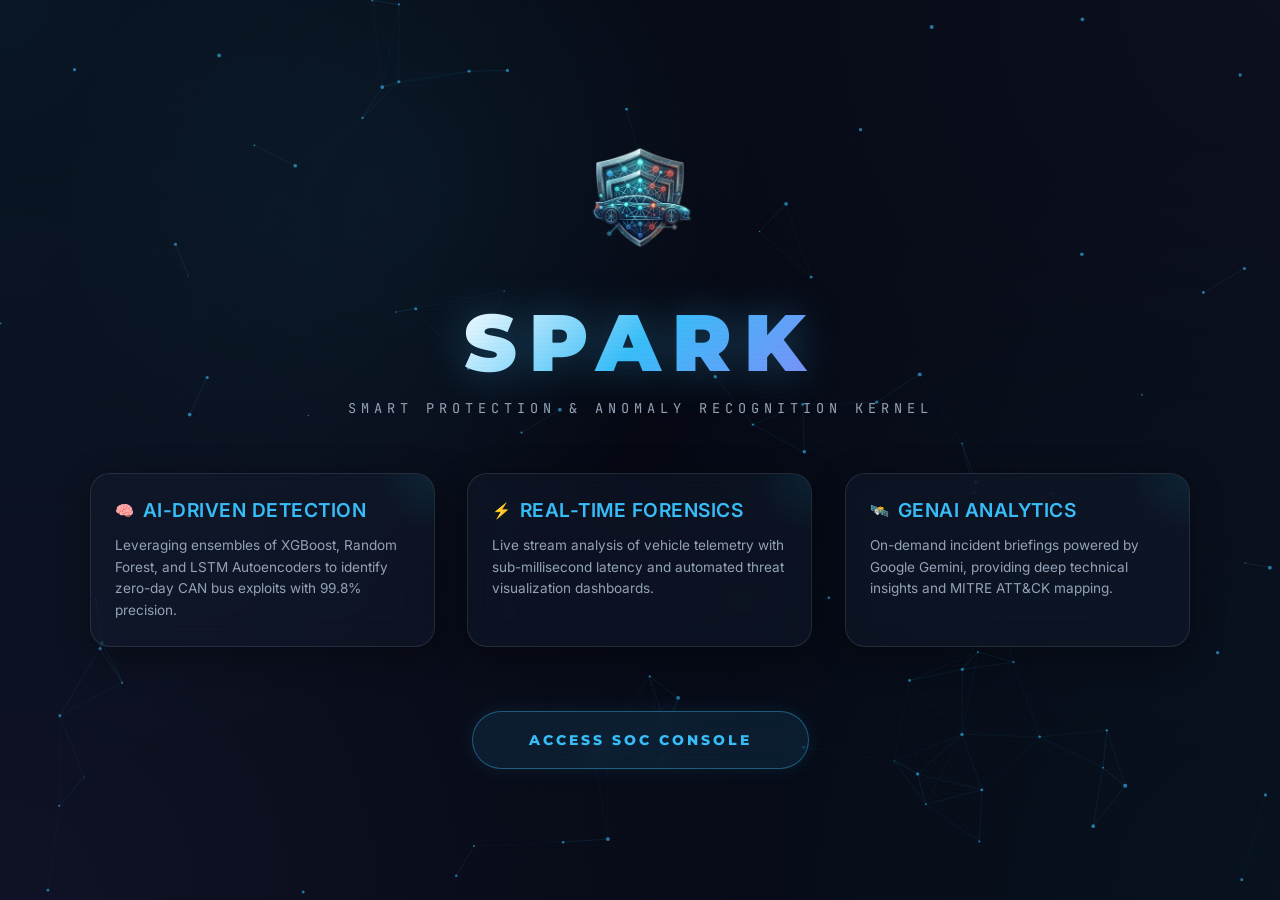
<file: frontend/index.html>
<!DOCTYPE html>
<html lang="en">
<head>
    <meta charset="UTF-8">
    <meta name="viewport" content="width=device-width, initial-scale=1.0">
    <title>SPARK | Smart Protection & Anomaly Recognition Kernel</title>
    <link rel="stylesheet" href="styles.css">
    <link rel="preconnect" href="https://fonts.googleapis.com">
    <link rel="preconnect" href="https://fonts.gstatic.com" crossorigin>
    <link href="https://fonts.googleapis.com/css2?family=Inter:wght@300;400;600;700&family=JetBrains+Mono:wght@400;700&family=Montserrat:wght@400;600;700;800;900&display=swap" rel="stylesheet">
    <style>
        .landing-container {
            height: 100vh;
            width: 100vw;
            display: flex;
            flex-direction: column;
            justify-content: center;
            align-items: center;
            text-align: center;
            padding: 2rem;
            z-index: 10;
        }

        /* Staggered Animation Classes */
        .fade-up {
            opacity: 0;
            transform: translateY(30px);
            animation: fadeUpAnim 0.8s cubic-bezier(0.16, 1, 0.3, 1) forwards;
        }

        .delay-1 { animation-delay: 0.1s; }
        .delay-2 { animation-delay: 0.2s; }
        .delay-3 { animation-delay: 0.3s; }
        .delay-4 { animation-delay: 0.4s; }

        @keyframes fadeUpAnim {
            to { opacity: 1; transform: translateY(0); }
        }

        .hero-logo {
            width: 240px; /* Highly prominent hero branding */
            margin-bottom: 2rem;
            opacity: 1;
        }

        .hero-title {
            font-family: var(--font-display);
            font-size: 5rem;
            font-weight: 900;
            letter-spacing: 12px;
            margin-bottom: 0.5rem;
            background: linear-gradient(135deg, #fff 0%, var(--accent-cyan) 50%, var(--accent-violet) 100%);
            -webkit-background-clip: text;
            -webkit-text-fill-color: transparent;
            background-clip: text;
            text-transform: uppercase;
            filter: drop-shadow(0 0 20px rgba(56, 189, 248, 0.3));
        }

        .hero-subtitle {
            font-family: var(--font-mono);
            font-size: 0.85rem;
            color: var(--text-secondary);
            letter-spacing: 5px;
            margin-bottom: 3.5rem;
            text-transform: uppercase;
            opacity: 0.8;
        }


        .feature-grid {
            display: grid;
            grid-template-columns: repeat(3, 1fr);
            gap: 2rem;
            max-width: 1100px;
            margin-bottom: 4rem;
        }

        .feature-card {
            padding: 1.5rem;
            text-align: left;
            border: 1px solid rgba(148, 163, 184, 0.1);
            background: linear-gradient(180deg, rgba(30, 41, 59, 0.4) 0%, rgba(15, 23, 42, 0.4) 100%);
        }

        .feature-card h4 {
            color: var(--text-primary);
            font-family: var(--font-sans);
            font-weight: 600;
            font-size: 0.95rem;
            margin-bottom: 0.8rem;
            letter-spacing: 0.5px;
            display: flex;
            align-items: center;
            gap: 8px;
        }

        .feature-card h4 span {
            color: var(--accent-cyan);
            font-size: 1.2rem;
        }

        .feature-card p {
            font-size: 0.85rem;
            color: var(--text-secondary);
            line-height: 1.6;
            font-family: var(--font-sans);
        }

        /* Professional CTA Button */
        .cta-button {
            padding: 1.2rem 3.5rem;
            font-size: 0.9rem;
            font-weight: 800;
            font-family: var(--font-display);
            letter-spacing: 3px;
            background: rgba(56, 189, 248, 0.1);
            color: var(--accent-cyan);
            border: 1px solid rgba(56, 189, 248, 0.4);
            border-radius: 50px;
            cursor: pointer;
            transition: all 0.4s cubic-bezier(0.4, 0, 0.2, 1);
            text-decoration: none;
            display: inline-block;
            backdrop-filter: blur(10px);
            text-transform: uppercase;
            box-shadow: 0 0 20px rgba(56, 189, 248, 0.1);
        }

        .cta-button:hover {
            background: rgba(56, 189, 248, 0.25);
            border-color: var(--accent-cyan);
            box-shadow: 0 0 30px rgba(56, 189, 248, 0.4), inset 0 0 15px rgba(255,255,255,0.1);
            color: #fff;
            transform: translateY(-3px) scale(1.05);
        }


        /* Background Effects (Subtle dots instead of huge glows) */
        body {
            background-color: var(--bg-main);
            background-image: radial-gradient(rgba(148, 163, 184, 0.1) 1px, transparent 1px);
            background-size: 30px 30px;
        }

        .cinematic-glow {
            position: fixed;
            top: -20%; right: -10%;
            width: 60vw; height: 60vw;
            background: radial-gradient(circle, rgba(56, 189, 248, 0.05) 0%, transparent 60%);
            z-index: 1;
            pointer-events: none;
            border-radius: 50%;
        }
        
        /* Dynamic Additions */
        #network-canvas {
            position: fixed;
            top: 0; left: 0;
            width: 100vw; height: 100vh;
            z-index: 0;
            pointer-events: none;
        }

        .feature-card {
            transition: transform 0.4s cubic-bezier(0.175, 0.885, 0.32, 1.275), box-shadow 0.4s ease, border-color 0.4s ease;
            transform-style: preserve-3d;
            will-change: transform;
            position: relative;
            overflow: hidden;
            background: var(--bg-glass);
            backdrop-filter: blur(16px);
            -webkit-backdrop-filter: blur(16px);
            border: var(--glass-border);
            border-radius: 20px;
        }


        .feature-card::before {
            content: '';
            position: absolute;
            top: 0; left: -100%;
            width: 50%; height: 100%;
            background: linear-gradient(to right, transparent, rgba(255, 255, 255, 0.05), transparent);
            transform: skewX(-20deg);
            transition: left 0.7s ease;
        }

        .feature-card:hover::before {
            left: 150%;
        }

        .feature-card:hover {
            border-color: rgba(56, 189, 248, 0.4);
            box-shadow: 0 15px 35px rgba(56, 189, 248, 0.15), 0 0 20px rgba(56, 189, 248, 0.1) inset;
            z-index: 10;
        }
    </style>
</head>
<body style="overflow: hidden;">
    <!-- Shared Effects -->
    <canvas id="network-canvas"></canvas>
    <div class="scan-line"></div>
    <div class="cinematic-glow"></div>

    <div class="landing-container">
        <img src="assets/logo.png" alt="SPARK Logo" class="hero-logo fade-up">
        <h1 class="hero-title fade-up delay-1">SPARK</h1>
        <p class="hero-subtitle fade-up delay-2">Smart Protection & Anomaly Recognition Kernel</p>
        
        <div class="feature-grid">
            <div class="feature-card glass-panel fade-up delay-3">
                <h4>🧠 <span>AI-DRIVEN DETECTION</span></h4>
                <p>Leveraging ensembles of XGBoost, Random Forest, and LSTM Autoencoders to identify zero-day CAN bus exploits with 99.8% precision.</p>
            </div>
            <div class="feature-card glass-panel fade-up delay-3">
                <h4>⚡ <span>REAL-TIME FORENSICS</span></h4>
                <p>Live stream analysis of vehicle telemetry with sub-millisecond latency and automated threat visualization dashboards.</p>
            </div>
            <div class="feature-card glass-panel fade-up delay-3">
                <h4>🛰️ <span>GENAI ANALYTICS</span></h4>
                <p>On-demand incident briefings powered by Google Gemini, providing deep technical insights and MITRE ATT&CK mapping.</p>
            </div>
        </div>

        <a href="dashboard.html" class="cta-button fade-up delay-4">ACCESS SOC CONSOLE</a>
    </div>

    <script>
        // ----------------------------------------------------
        // Interactive Particle Network Background
        // ----------------------------------------------------
        const canvas = document.getElementById('network-canvas');
        const ctx = canvas.getContext('2d');
        
        let width, height;
        let particles = [];
        let mouse = { x: -1000, y: -1000 };

        function initCanvas() {
            width = window.innerWidth;
            height = window.innerHeight;
            canvas.width = width;
            canvas.height = height;
            particles = [];
            
            // Responsive particle count
            const count = Math.floor((width * height) / 12000);
            for(let i=0; i<count; i++) {
                particles.push({
                    x: Math.random() * width,
                    y: Math.random() * height,
                    vx: (Math.random() - 0.5) * 0.6,
                    vy: (Math.random() - 0.5) * 0.6,
                    radius: Math.random() * 1.5 + 0.5
                });
            }
        }

        window.addEventListener('resize', initCanvas);
        window.addEventListener('mousemove', e => {
            mouse.x = e.clientX;
            mouse.y = e.clientY;
        });
        window.addEventListener('mouseout', () => {
            mouse.x = -1000;
            mouse.y = -1000;
        });

        function drawNetwork() {
            ctx.clearRect(0, 0, width, height);
            
            for(let i=0; i<particles.length; i++) {
                let p = particles[i];
                p.x += p.vx;
                p.y += p.vy;
                
                if(p.x < 0 || p.x > width) p.vx *= -1;
                if(p.y < 0 || p.y > height) p.vy *= -1;
                
                // Draw nodes
                ctx.beginPath();
                ctx.arc(p.x, p.y, p.radius, 0, Math.PI * 2);
                ctx.fillStyle = 'rgba(56, 189, 248, 0.6)';
                ctx.fill();
                
                // Draw connecting lines
                for(let j=i+1; j<particles.length; j++) {
                    let p2 = particles[j];
                    let dist = Math.hypot(p.x - p2.x, p.y - p2.y);
                    if(dist < 120) {
                        ctx.beginPath();
                        ctx.moveTo(p.x, p.y);
                        ctx.lineTo(p2.x, p2.y);
                        ctx.strokeStyle = `rgba(56, 189, 248, ${0.15 - dist/800})`;
                        ctx.stroke();
                    }
                }
                
                // Mouse interaction lines
                let mDist = Math.hypot(mouse.x - p.x, mouse.y - p.y);
                if(mDist < 180) {
                    ctx.beginPath();
                    ctx.moveTo(p.x, p.y);
                    ctx.lineTo(mouse.x, mouse.y);
                    ctx.strokeStyle = `rgba(56, 189, 248, ${0.4 - mDist/450})`;
                    ctx.stroke();
                }
            }
            requestAnimationFrame(drawNetwork);
        }

        initCanvas();
        drawNetwork();

        // ----------------------------------------------------
        // 3D Tilt Hover Effect for Feature Cards
        // ----------------------------------------------------
        const cards = document.querySelectorAll('.feature-card');
        
        cards.forEach(card => {
            card.addEventListener('mousemove', e => {
                const rect = card.getBoundingClientRect();
                const x = e.clientX - rect.left;
                const y = e.clientY - rect.top;
                
                // Calculate rotation (max 10 degrees)
                const xRatio = ((x / rect.width) - 0.5) * 20; 
                const yRatio = (0.5 - (y / rect.height)) * 20;
                
                card.style.transform = `perspective(1000px) rotateX(${yRatio}deg) rotateY(${xRatio}deg) translateY(-8px) scale(1.02)`;
            });
            
            card.addEventListener('mouseleave', () => {
                card.style.transform = `perspective(1000px) rotateX(0deg) rotateY(0deg) translateY(0) scale(1)`;
            });
        });
    </script>
</body>
</html>
</file>
<file: frontend/styles.css>
/*
 * SPARK WEB UI — Premium Glassmorphic SOC Theme v3.0
 * ════════════════════════════════════════════════════
 * Design: Deep space background, layered glass panels,
 * neon cyan/purple glow, dynamic hover micro-animations
 */

/* ══════════════════ DESIGN TOKENS ══════════════════ */
:root {
    /* Backgrounds: Professional Dark Slate */
    --bg-main: #060914; /* Even deeper space blue */
    --bg-surface: rgba(10, 15, 30, 0.7); 
    --bg-glass: rgba(20, 30, 50, 0.4); /* More translucent */
    --bg-glass-hover: rgba(30, 45, 75, 0.55);


    /* Sleek Accents */
    --accent-cyan: #38BDF8; /* Sky-400 (Softer, professional blue) */
    --accent-blue: #3B82F6; /* Blue-500 */
    --accent-violet: #818CF8; /* Indigo-400 */
    --accent-red: #F43F5E;  /* Rose-500 */
    --accent-orange: #F59E0B; /* Amber-500 */
    --accent-green: #10B981; /* Emerald-500 */
    --accent-amber: #EAB308; /* Yellow-500 */

    /* Text */
    --text-primary: #F8FAFC; /* Slate-50 */
    --text-secondary: #94A3B8; /* Slate-400 */
    --text-muted: #64748B; /* Slate-500 */

    /* Typography */
    --font-sans: 'Inter', sans-serif;
    --font-mono: 'JetBrains Mono', monospace;
    --font-display: 'Montserrat', sans-serif; /* Highly elegant, wide, geometric, and professional geometric sans-serif */

    /* Professional Glass Effects */
    --glass-border: 1px solid rgba(255, 255, 255, 0.1); 
    --glass-border-hover: 1px solid rgba(56, 189, 248, 0.5);
    --glass-shadow: 0 8px 32px 0 rgba(0, 0, 0, 0.37);
    --glass-shadow-hover: 0 8px 32px 0 rgba(56, 189, 248, 0.15);

    
    /* Subtle Glows (For specific status indicators, not whole panels) */
    --glow-cyan: 0 0 10px rgba(56, 189, 248, 0.3);
    --glow-red: 0 0 10px rgba(244, 63, 94, 0.3);
    --glow-green: 0 0 10px rgba(16, 185, 129, 0.3);
    --glow-violet: 0 0 10px rgba(129, 140, 248, 0.3);
}

/* ══════════════════ RESET & BASE ══════════════════ */
*, *::before, *::after {
    box-sizing: border-box;
    margin: 0;
    padding: 0;
}

html { scroll-behavior: smooth; }

body {
    background: var(--bg-main);
    color: var(--text-primary);
    font-family: var(--font-sans);
    min-height: 100vh;
    display: flex;
    overflow-x: hidden;
    position: relative;
}

/* ══════════════════ ANIMATED BACKGROUND ══════════════════ */
body::before {
    content: '';
    position: fixed;
    inset: 0;
    background:
        radial-gradient(circle at 0% 0%, rgba(56, 189, 248, 0.08) 0%, transparent 50%),
        radial-gradient(circle at 100% 0%, rgba(129, 140, 248, 0.05) 0%, transparent 50%),
        radial-gradient(circle at 100% 100%, rgba(56, 189, 248, 0.05) 0%, transparent 50%),
        radial-gradient(circle at 0% 100%, rgba(129, 140, 248, 0.08) 0%, transparent 50%),
        var(--bg-main);
    pointer-events: none;
    z-index: 0;
}


/* Scanline overlay (Reduced intensity) */
.scan-line {
    position: fixed;
    inset: 0;
    background: repeating-linear-gradient(
        to bottom,
        transparent,
        transparent 3px,
        rgba(0, 0, 0, 0.04) 3px,
        rgba(0, 0, 0, 0.04) 4px
    );
    z-index: 998;
    pointer-events: none;
    opacity: 0.3;
}

/* Cinematic Glow (Reduced intensity and slower) */
.cinematic-glow {
    position: fixed;
    inset: 0;
    background: 
        radial-gradient(circle at 10% 10%, rgba(56, 189, 248, 0.05) 0%, transparent 50%),
        radial-gradient(circle at 90% 90%, rgba(129, 140, 248, 0.03) 0%, transparent 50%);
    z-index: 1;
    pointer-events: none;
    mix-blend-mode: screen;
    animation: glowPulse 25s ease-in-out infinite alternate;
}

@keyframes glowPulse {
    0% { opacity: 0.6; transform: scale(1); }
    100% { opacity: 0.9; transform: scale(1.05); }
}

/* Grid grain overlay */
.grain-overlay {
    position: fixed;
    inset: 0;
    background-image: url("data:image/svg+xml,%3Csvg viewBox='0 0 200 200' xmlns='http://www.w3.org/2000/svg'%3E%3Cfilter id='n'%3E%3CfeTurbulence type='fractalNoise' baseFrequency='0.9' numOctaves='4' stitchTiles='stitch'/%3E%3C/filter%3E%3Crect width='100%25' height='100%25' filter='url(%23n)' opacity='0.03'/%3E%3C/svg%3E");
    pointer-events: none;
    z-index: 997;
    opacity: 0.2;
}

/* ══════════════════ GLASSMORPHIC PANEL ══════════════════ */
.glass-panel {
    background: var(--bg-glass);
    border: var(--glass-border);
    border-radius: 20px;
    backdrop-filter: blur(16px) saturate(180%);
    -webkit-backdrop-filter: blur(16px) saturate(180%);
    box-shadow: var(--glass-shadow);
    padding: 1.5rem;
    position: relative;
    overflow: hidden;
    transition: all 0.4s cubic-bezier(0.4, 0, 0.2, 1);
    z-index: 1;
}

/* Glowing top edge */
.glass-panel::before {
    content: '';
    position: absolute;
    top: 0; left: 10%; right: 10%;
    height: 1px;
    background: linear-gradient(90deg, transparent, var(--accent-cyan), transparent);
    opacity: 0.5;
    transition: opacity 0.3s ease;
}

/* Subtle corner glow */
.glass-panel::after {
    content: '';
    position: absolute;
    top: -60px; right: -60px;
    width: 120px; height: 120px;
    border-radius: 50%;
    background: radial-gradient(circle, rgba(0, 229, 255, 0.08) 0%, transparent 70%);
    pointer-events: none;
    transition: opacity 0.4s ease;
}

.glass-panel:hover {
    border: var(--glass-border-hover);
    box-shadow: var(--glass-shadow-hover);
    background: var(--bg-glass-hover);
    transform: translateY(-2px);
}

.glass-panel:hover::before { opacity: 1; }

/* ══════════════════ SIDEBAR ══════════════════ */
.sidebar {
    width: 300px;
    min-width: 300px;
    background: rgba(6, 10, 24, 0.4); /* Very translucent sidebar */
    border-right: 1px solid rgba(255, 255, 255, 0.05);
    padding: 2rem 1.5rem;
    display: flex;
    flex-direction: column;
    gap: 1.8rem;
    height: 100vh;
    backdrop-filter: blur(25px) saturate(150%);
    -webkit-backdrop-filter: blur(25px);
    z-index: 100;

    position: relative;
    overflow-y: auto;
    overflow-x: hidden;
}

.sidebar::-webkit-scrollbar { width: 6px; }
.sidebar::-webkit-scrollbar-thumb {
    background: rgba(0, 229, 255, 0.2);
    border-radius: 4px;
}

.sidebar::before {
    content: '';
    position: absolute;
    top: 0; right: 0; bottom: 0;
    width: 1px;
    background: linear-gradient(180deg,
        transparent,
        rgba(0, 229, 255, 0.4) 30%,
        rgba(139, 92, 246, 0.3) 70%,
        transparent
    );
    pointer-events: none;
}

/* Brand Logo */
.brand {
    padding-bottom: 1.5rem;
    border-bottom: 1px solid rgba(0, 229, 255, 0.1);
    margin-bottom: 0.5rem;
}

.brand a:hover .sidebar-logo {
    filter: drop-shadow(0 0 15px rgba(0, 240, 255, 0.6));
    transform: scale(1.05);
}

.sidebar-logo {
    width: 120px; /* Highly prominent branding */
    height: auto;
    filter: drop-shadow(0 0 8px rgba(0, 240, 255, 0.3));
    transition: all 0.3s ease;
}

.logo-text {
    font-family: var(--font-display);
    font-size: 1.8rem; /* Slightly larger to match bigger logo */
    font-weight: 900;
    background: linear-gradient(135deg, var(--accent-cyan), var(--accent-violet));
    -webkit-background-clip: text;
    -webkit-text-fill-color: transparent;
    background-clip: text;
    letter-spacing: 2px;
    text-align: center;
    filter: drop-shadow(0 0 12px rgba(0, 229, 255, 0.5));
    transition: filter 0.3s ease;
}

.logo-text:hover { filter: drop-shadow(0 0 24px rgba(0, 229, 255, 0.9)); }

.logo-subtext {
    font-size: 0.7rem;
    color: var(--text-secondary);
    letter-spacing: 4px;
    font-weight: 600;
    margin-top: -4px;
    text-transform: uppercase;
    text-align: center;
}

/* Section headers */
.section-title {
    font-size: 0.72rem;
    color: var(--accent-cyan);
    margin-bottom: 1rem;
    font-weight: 700;
    letter-spacing: 2px;
    text-transform: uppercase;
    opacity: 0.8;
    display: flex;
    align-items: center;
    gap: 0.5rem;
}

.section-title::after {
    content: '';
    flex: 1;
    height: 1px;
    background: linear-gradient(90deg, rgba(0, 229, 255, 0.3), transparent);
}

/* ══════════════════ BUTTONS ══════════════════ */
.btn-group { display: flex; gap: 0.6rem; margin-bottom: 1rem; }

.btn {
    flex: 1;
    padding: 0.75rem 1rem;
    border: 1px solid transparent;
    border-radius: 8px;
    font-family: var(--font-display);
    font-size: 0.72rem;
    font-weight: 700;
    letter-spacing: 1px;
    cursor: pointer;
    transition: all 0.25s cubic-bezier(0.4, 0, 0.2, 1);
    text-align: center;
    position: relative;
    overflow: hidden;
}

.btn::before {
    content: '';
    position: absolute;
    inset: 0;
    background: linear-gradient(135deg, rgba(255,255,255,0.15), transparent);
    opacity: 0;
    transition: opacity 0.3s ease;
    border-radius: inherit;
}


.btn:hover::before { opacity: 1; }

.btn:active { transform: scale(0.97); }

.btn-primary {
    background: rgba(0, 229, 255, 0.08);
    color: var(--accent-cyan);
    border-color: rgba(0, 229, 255, 0.4);
    text-shadow: 0 0 8px rgba(0, 229, 255, 0.5);
}

.btn-primary:hover {
    background: rgba(0, 229, 255, 0.18);
    border-color: var(--accent-cyan);
    box-shadow: var(--glow-cyan), inset 0 0 20px rgba(0, 229, 255, 0.05);
    color: #fff;
    transform: translateY(-1px);
}

.btn-secondary {
    background: rgba(255, 255, 255, 0.04);
    color: var(--text-secondary);
    border-color: rgba(255, 255, 255, 0.1);
}

.btn-secondary:hover {
    background: rgba(255, 255, 255, 0.08);
    color: var(--text-primary);
    border-color: rgba(255, 255, 255, 0.25);
    transform: translateY(-1px);
}

.btn-danger {
    background: rgba(255, 69, 96, 0.08);
    color: var(--accent-red);
    border-color: rgba(255, 69, 96, 0.4);
    width: 100%;
    margin-top: 0.8rem;
    text-shadow: 0 0 8px rgba(255, 69, 96, 0.4);
}

.btn-danger:hover {
    background: rgba(255, 69, 96, 0.18);
    border-color: var(--accent-red);
    box-shadow: var(--glow-red);
    color: #fff;
    transform: translateY(-1px);
}

/* Ripple Effect */
.btn::after {
    content: '';
    position: absolute;
    border-radius: 50%;
    width: 5px; height: 5px;
    background: rgba(255,255,255,0.35);
    transform: scale(0);
    transition: transform 0.5s, opacity 0.5s;
    opacity: 0;
}

.btn:active::after {
    transform: scale(60);
    opacity: 0;
    transition: 0s;
}

/* ══════════════════ STATUS INDICATOR ══════════════════ */
.status-box {
    text-align: center;
    padding: 0.65rem 1rem;
    border-radius: 10px;
    font-family: var(--font-display);
    font-size: 0.75rem;
    letter-spacing: 2px;
    transition: all 0.4s ease;
    position: relative;
    overflow: hidden;
}

.status-idle {
    background: rgba(74, 90, 122, 0.15);
    color: var(--text-muted);
    border: 1px solid rgba(74, 90, 122, 0.3);
}

.status-active {
    background: rgba(0, 230, 118, 0.08);
    color: var(--accent-green);
    border: 1px solid rgba(0, 230, 118, 0.35);
    box-shadow: var(--glow-green);
    animation: statusPulse 2.5s ease-in-out infinite;
}

.status-dot {
    display: inline-block;
    width: 8px; height: 8px;
    border-radius: 50%;
    background: currentColor;
    margin-right: 6px;
    animation: dotBlink 1.5s ease-in-out infinite;
}

@keyframes statusPulse {
    0%, 100% { box-shadow: var(--glow-green); }
    50% { box-shadow: 0 0 35px rgba(0, 230, 118, 0.5); }
}

@keyframes dotBlink {
    0%, 100% { opacity: 1; }
    50% { opacity: 0.3; }
}

/* ══════════════════ FORMS ══════════════════ */
.form-group { margin-bottom: 0.9rem; }
.form-group label {
    display: block;
    font-size: 0.7rem;
    color: var(--text-secondary);
    margin-bottom: 0.4rem;
    letter-spacing: 1px;
    text-transform: uppercase;
}

.form-row { display: flex; gap: 1rem; }
.half { flex: 1; }

.glass-select {
    width: 100%;
    background: rgba(0, 0, 0, 0.35);
    border: 1px solid rgba(0, 229, 255, 0.18);
    color: var(--text-primary);
    padding: 0.65rem 0.9rem;
    border-radius: 8px;
    outline: none;
    font-family: var(--font-sans);
    font-size: 0.85rem;
    transition: border-color 0.2s, box-shadow 0.2s;
    cursor: pointer;
}

.glass-select:hover,
.glass-select:focus {
    border-color: rgba(0, 229, 255, 0.5);
    box-shadow: 0 0 0 3px rgba(0, 229, 255, 0.08);
}

.glass-select option { background: #090e20; }

/* ══════════════════ CUSTOM RANGE SLIDERS ══════════════════ */
.glass-slider {
    width: 100%;
    margin-bottom: 0.4rem;
    cursor: pointer;
    -webkit-appearance: none;
    appearance: none;
    height: 4px;
    border-radius: 4px;
    background: linear-gradient(
        to right,
        var(--accent-cyan) 0%,
        var(--accent-cyan) var(--val, 50%),
        rgba(255, 255, 255, 0.1) var(--val, 50%),
        rgba(255, 255, 255, 0.1) 100%
    );
    outline: none;
    border: none;
    transition: box-shadow 0.2s ease;
    box-shadow: 0 0 6px rgba(0, 229, 255, 0.2);
}

.glass-slider:hover {
    box-shadow: 0 0 12px rgba(0, 229, 255, 0.45);
}

/* Thumb — WebKit */
.glass-slider::-webkit-slider-thumb {
    -webkit-appearance: none;
    width: 16px;
    height: 16px;
    border-radius: 50%;
    background: radial-gradient(circle at 40% 35%, #a0f4ff, var(--accent-cyan));
    border: 2px solid rgba(255, 255, 255, 0.3);
    box-shadow: 0 0 10px rgba(0, 229, 255, 0.7), 0 0 20px rgba(0, 229, 255, 0.3);
    cursor: pointer;
    transition: transform 0.2s cubic-bezier(0.34, 1.56, 0.64, 1), box-shadow 0.2s ease;
}

.glass-slider::-webkit-slider-thumb:hover {
    transform: scale(1.35);
    box-shadow: 0 0 16px rgba(0, 229, 255, 0.95), 0 0 32px rgba(0, 229, 255, 0.45);
}

.glass-slider:active::-webkit-slider-thumb {
    transform: scale(1.15);
    background: radial-gradient(circle at 40% 35%, #fff, var(--accent-cyan));
}

/* Thumb — Firefox */
.glass-slider::-moz-range-thumb {
    width: 16px;
    height: 16px;
    border-radius: 50%;
    background: radial-gradient(circle at 40% 35%, #a0f4ff, var(--accent-cyan));
    border: 2px solid rgba(255, 255, 255, 0.3);
    box-shadow: 0 0 10px rgba(0, 229, 255, 0.7);
    cursor: pointer;
    transition: transform 0.2s ease, box-shadow 0.2s ease;
}

.glass-slider::-moz-range-thumb:hover {
    transform: scale(1.3);
    box-shadow: 0 0 16px rgba(0, 229, 255, 0.9);
}

/* Track — Firefox */
.glass-slider::-moz-range-track {
    height: 4px;
    border-radius: 4px;
    background: rgba(255, 255, 255, 0.1);
}

.glass-slider::-moz-range-progress {
    height: 4px;
    border-radius: 4px;
    background: var(--accent-cyan);
    box-shadow: 0 0 6px rgba(0, 229, 255, 0.5);
}

/* Slider Header & Value label */
.slider-header {
    display: flex;
    justify-content: space-between;
    align-items: center;
    margin-bottom: 0.5rem;
}

.slider-header label {
    margin-bottom: 0 !important;
}

.slider-val {
    font-family: var(--font-mono);
    font-size: 0.72rem;
    color: var(--accent-cyan);
    text-shadow: var(--glow-cyan);
    font-weight: 700;
}

/* ══════════════════ AI ENGINE STATUS ══════════════════ */
.model-status {
    display: flex;
    justify-content: space-between;
    align-items: center;
    padding: 0.55rem 0.85rem;
    background: rgba(255, 255, 255, 0.025);
    border: 1px solid rgba(255, 255, 255, 0.06);
    border-radius: 8px;
    margin-bottom: 0.5rem;
    font-size: 0.78rem;
    transition: all 0.25s ease;
    cursor: default;
}

.model-status:hover {
    background: rgba(0, 229, 255, 0.05);
    border-color: rgba(0, 229, 255, 0.2);
    transform: translateX(3px);
}

.badge {
    padding: 0.2rem 0.55rem;
    border-radius: 20px;
    font-size: 0.62rem;
    font-weight: 700;
    font-family: var(--font-mono);
    letter-spacing: 1px;
    transition: all 0.25s ease;
}

.bg-green {
    background: rgba(0, 230, 118, 0.15);
    color: var(--accent-green);
    border: 1px solid rgba(0, 230, 118, 0.3);
    box-shadow: 0 0 8px rgba(0, 230, 118, 0.15);
}

.bg-red {
    background: rgba(255, 69, 96, 0.15);
    color: var(--accent-red);
    border: 1px solid rgba(255, 69, 96, 0.3);
}

.sidebar-footer {
    margin-top: auto;
    text-align: center;
    font-size: 0.68rem;
    color: var(--text-muted);
    font-family: var(--font-mono);
    line-height: 1.7;
    padding-top: 1rem;
    border-top: 1px solid rgba(255, 255, 255, 0.05);
}

/* ══════════════════ MAIN DASHBOARD ══════════════════ */
.dashboard {
    flex: 1;
    padding: 1.8rem 2rem;
    display: flex;
    flex-direction: column;
    gap: 1.4rem;
    height: 100vh;
    overflow-y: auto;
    z-index: 1;
}

.dashboard::-webkit-scrollbar { width: 6px; }
.dashboard::-webkit-scrollbar-thumb {
    background: rgba(0, 229, 255, 0.2);
    border-radius: 4px;
}

/* ══════════════════ HEADER ══════════════════ */
.header {
    display: flex;
    justify-content: space-between;
    align-items: flex-end;
    padding-bottom: 1rem;
    border-bottom: 1px solid rgba(0, 229, 255, 0.08);
}

.header-title {
    font-family: var(--font-display);
    font-size: 1.4rem;
    font-weight: 700;
    letter-spacing: 2px;
    background: linear-gradient(90deg, #fff 0%, var(--accent-cyan) 100%);
    -webkit-background-clip: text;
    -webkit-text-fill-color: transparent;
    background-clip: text;
    margin-bottom: 0.3rem;
    filter: drop-shadow(0 0 10px rgba(56, 189, 248, 0.4));
}


.header-subtitle {
    color: var(--text-muted);
    font-size: 0.85rem;
    font-family: var(--font-mono);
}

.global-threat { text-align: right; }

.threat-label {
    font-family: var(--font-mono);
    font-size: 0.65rem;
    color: var(--text-muted);
    letter-spacing: 2px;
    margin-bottom: 0.2rem;
}

.threat-value {
    font-family: var(--font-display);
    font-size: 1.9rem;
    font-weight: 900;
    letter-spacing: 3px;
}

.threat-value.safe {
    color: var(--accent-green);
    text-shadow: var(--glow-green);
}

.threat-value.danger {
    color: var(--accent-red);
    text-shadow: var(--glow-red);
    animation: pulseAlert 1.5s infinite;
}

/* ══════════════════ KPI CARDS ══════════════════ */
.metrics-grid {
    display: grid;
    grid-template-columns: repeat(4, 1fr);
    gap: 1.2rem;
}

.kpi-card {
    text-align: center;
    display: flex;
    flex-direction: column;
    justify-content: center;
    align-items: center;
    padding: 1.4rem;
    cursor: default;
    background: rgba(255, 255, 255, 0.03);
    border: 1px solid rgba(255, 255, 255, 0.05);
}

.kpi-card::after {
    content: '';
    position: absolute;
    top: -50%; left: -50%;
    width: 200%; height: 200%;
    background: linear-gradient(
        45deg,
        transparent,
        rgba(255, 255, 255, 0.03) 45%,
        rgba(255, 255, 255, 0.08) 50%,
        rgba(255, 255, 255, 0.03) 55%,
        transparent
    );
    transform: rotate(-45deg);
    transition: all 0.6s ease;
    opacity: 0;
}

.kpi-card:hover::after {
    left: 100%;
    top: 100%;
    opacity: 1;
}


.kpi-card:hover .kpi-value {
    transform: scale(1.08);
    filter: brightness(1.3);
}

.kpi-value {
    font-size: 2.6rem;
    font-weight: 700;
    font-family: var(--font-display);
    color: var(--accent-cyan);
    margin-bottom: 0.5rem;
    text-shadow: var(--glow-cyan);
    transition: transform 0.3s cubic-bezier(0.34, 1.56, 0.64, 1), filter 0.3s ease;
    line-height: 1;
}

.kpi-label {
    font-size: 0.72rem;
    color: var(--text-secondary);
    font-weight: 600;
    letter-spacing: 1.5px;
    text-transform: uppercase;
}

.kpi-alert .kpi-value.warning {
    color: var(--accent-red);
    text-shadow: var(--glow-red);
}

/* ══════════════════ CHART PANELS ══════════════════ */
.visuals-row {
    display: grid;
    grid-template-columns: 2fr 1fr;
    gap: 1.4rem;
}

.bottom-row { min-height: 360px; }

.panel-title {
    font-size: 0.82rem;
    font-weight: 700;
    color: var(--text-primary);
    margin-bottom: 1.2rem;
    letter-spacing: 1.5px;
    text-transform: uppercase;
    display: flex;
    align-items: center;
    gap: 0.5rem;
    padding-bottom: 0.8rem;
    border-bottom: 1px solid rgba(0, 229, 255, 0.1);
}

.chart-container {
    width: 100%;
    height: 260px;
}

/* ══════════════════ THREAT FEED ══════════════════ */
.feed-container {
    height: calc(100% - 3.5rem);
    overflow-y: auto;
    padding-right: 0.5rem;
    display: flex;
    flex-direction: column;
    gap: 0.45rem;
    scroll-behavior: smooth;
}

.feed-container::-webkit-scrollbar { width: 4px; }
.feed-container::-webkit-scrollbar-thumb {
    background: rgba(0, 229, 255, 0.15);
    border-radius: 4px;
}

.feed-empty {
    text-align: center;
    color: var(--text-muted);
    margin-top: 3rem;
    font-family: var(--font-mono);
    font-size: 0.8rem;
    opacity: 0.5;
}

.feed-item {
    display: flex;
    align-items: flex-start;
    gap: 0.9rem;
    padding: 0.75rem 1rem;
    border-radius: 10px;
    animation: slideIn 0.35s cubic-bezier(0.4, 0, 0.2, 1) forwards;
    transition: transform 0.2s ease, background 0.2s ease;
    cursor: default;
}

.feed-item:hover { transform: translateX(4px); }

.feed-item.alert-dos, .feed-item.alert-spoofing {
    background: rgba(255, 69, 96, 0.08);
    border-left: 3px solid var(--accent-red);
    box-shadow: inset 0 0 20px rgba(255, 69, 96, 0.04);
}

.feed-item.alert-fuzzy, .feed-item.alert-replay {
    background: rgba(255, 107, 53, 0.08);
    border-left: 3px solid var(--accent-orange);
    box-shadow: inset 0 0 20px rgba(255, 107, 53, 0.04);
}

.feed-item.alert-normal {
    background: rgba(0, 230, 118, 0.04);
    border-left: 3px solid rgba(0, 230, 118, 0.3);
}

.feed-icon { font-size: 1.1rem; }
.feed-content { flex: 1; }
.feed-header { display: flex; justify-content: space-between; margin-bottom: 0.3rem; }
.feed-type { font-weight: 700; font-family: var(--font-mono); font-size: 0.82rem; }
.alert-dos .feed-type, .alert-spoofing .feed-type { color: var(--accent-red); }
.alert-fuzzy .feed-type, .alert-replay .feed-type { color: var(--accent-orange); }
.alert-normal .feed-type { color: var(--accent-green); }
.feed-time { font-family: var(--font-mono); font-size: 0.68rem; color: var(--text-muted); }
.feed-meta { font-size: 0.73rem; color: var(--text-secondary); font-family: var(--font-mono); }
.feed-id { color: var(--accent-cyan); text-shadow: 0 0 6px rgba(0, 229, 255, 0.4); }

/* ══════════════════ AI ANALYST ══════════════════ */
.analyst-content { height: calc(100% - 3.5rem); overflow-y: auto; }

.analyst-safe {
    text-align: center;
    padding: 2rem 1.5rem;
    color: var(--accent-green);
    background: rgba(0, 230, 118, 0.04);
    border-radius: 12px;
    border: 1px solid rgba(0, 230, 118, 0.15);
    animation: fadeIn 0.5s ease;
}

.analyst-safe .icon { font-size: 2.5rem; margin-bottom: 1rem; }
.analyst-safe h4 { margin-bottom: 0.5rem; font-size: 1rem; }
.analyst-safe p { font-size: 0.82rem; color: var(--text-secondary); line-height: 1.7; }

.intel-card {
    background: rgba(255, 69, 96, 0.05);
    border: 1px solid rgba(255, 69, 96, 0.2);
    border-radius: 12px;
    padding: 1.2rem;
    animation: fadeIn 0.4s ease;
}

.intel-header { display: flex; justify-content: space-between; align-items: center; margin-bottom: 1rem; }
.intel-title { color: var(--accent-red); font-size: 0.95rem; font-weight: 700; text-shadow: 0 0 10px rgba(255, 69, 96, 0.3); }
.intel-sev {
    background: rgba(255, 69, 96, 0.15);
    color: var(--accent-red);
    padding: 0.2rem 0.6rem;
    border-radius: 20px;
    font-size: 0.65rem;
    font-family: var(--font-display);
    border: 1px solid rgba(255, 69, 96, 0.3);
}

.intel-desc { font-size: 0.82rem; color: var(--text-primary); margin-bottom: 1rem; line-height: 1.6; }
.intel-section { margin-bottom: 1rem; }
.intel-subtitle { font-size: 0.75rem; font-weight: 700; margin-bottom: 0.5rem; text-transform: uppercase; letter-spacing: 1.5px; color: var(--text-secondary); }
.intel-list { padding-left: 1.2rem; font-size: 0.78rem; color: var(--text-secondary); line-height: 1.7; }
.intel-footer { display: flex; justify-content: space-between; font-size: 0.68rem; font-family: var(--font-mono); color: var(--text-muted); border-top: 1px solid rgba(255,255,255,0.08); padding-top: 0.8rem; margin-top: 0.5rem; }
.intel-mitre { color: var(--accent-violet); }
.intel-cve { color: var(--accent-orange); }

/* ══════════════════ MODAL ══════════════════ */
.modal-overlay {
    position: fixed;
    inset: 0;
    background: rgba(2, 5, 16, 0.88);
    backdrop-filter: blur(16px) saturate(180%);
    -webkit-backdrop-filter: blur(16px);
    display: flex;
    justify-content: center;
    align-items: center;
    z-index: 9999;
    animation: fadeIn 0.2s ease;
}

.modal-content {
    width: 65%;
    max-width: 860px;
    max-height: 82vh;
    overflow-y: auto;
    padding: 2rem 2.5rem;
    border-radius: 20px;
    animation: modalSlideUp 0.3s cubic-bezier(0.4, 0, 0.2, 1);
}

@keyframes modalSlideUp {
    from { opacity: 0; transform: translateY(30px) scale(0.96); }
    to { opacity: 1; transform: translateY(0) scale(1); }
}

.modal-header {
    display: flex;
    justify-content: space-between;
    align-items: center;
    border-bottom: 1px solid rgba(0, 229, 255, 0.15);
    margin-bottom: 1.5rem;
    padding-bottom: 1rem;
}

.modal-header h3 {
    color: var(--accent-cyan);
    font-family: var(--font-display);
    font-size: 1rem;
    letter-spacing: 2px;
    text-shadow: var(--glow-cyan);
}

.close-btn {
    background: rgba(255, 255, 255, 0.06);
    border: 1px solid rgba(255,255,255,0.1);
    color: var(--text-secondary);
    font-size: 1.4rem;
    cursor: pointer;
    border-radius: 8px;
    width: 36px; height: 36px;
    display: flex; align-items: center; justify-content: center;
    transition: all 0.2s ease;
}

.close-btn:hover {
    background: rgba(255, 69, 96, 0.15);
    border-color: rgba(255, 69, 96, 0.4);
    color: var(--accent-red);
}

.modal-body { font-family: var(--font-sans); line-height: 1.7; color: var(--text-primary); }
.modal-body h1, .modal-body h2 { color: var(--accent-cyan); margin-top: 1.5rem; font-size: 1rem; }
.modal-body h3 { color: var(--text-secondary); margin-top: 1rem; font-size: 0.9rem; }
.modal-body p { color: var(--text-secondary); font-size: 0.88rem; margin-bottom: 0.8rem; }
.modal-body ul { padding-left: 1.5rem; color: var(--text-secondary); font-size: 0.85rem; margin-bottom: 0.8rem; }

/* ══════════════════ LOADING SPINNER ══════════════════ */
.loading-spinner {
    width: 42px; height: 42px;
    border: 2px solid rgba(0, 229, 255, 0.15);
    border-top: 2px solid var(--accent-cyan);
    border-right: 2px solid var(--accent-violet);
    border-radius: 50%;
    animation: spin 0.9s cubic-bezier(0.4, 0, 0.2, 1) infinite;
    margin: 2rem auto 1rem;
}

@keyframes spin {
    to { transform: rotate(360deg); }
}

/* ══════════════════ KILL SWITCH ══════════════════ */
#kill-switch-container { display: none; }

/* ══════════════════ ANIMATIONS ══════════════════ */
@keyframes pulse {
    0%, 100% { opacity: 1; }
    50% { opacity: 0.55; }
}

@keyframes pulseAlert {
    0%, 100% { text-shadow: var(--glow-red); transform: scale(1); }
    50% { text-shadow: 0 0 40px rgba(255, 69, 96, 0.8); transform: scale(1.03); }
}

@keyframes slideIn {
    from { opacity: 0; transform: translateX(-16px); }
    to { opacity: 1; transform: translateX(0); }
}

@keyframes fadeIn {
    from { opacity: 0; }
    to { opacity: 1; }
}

@keyframes glow-pulse {
    0%, 100% { box-shadow: var(--glass-shadow); }
    50% { box-shadow: var(--glass-shadow-hover); }
}

/* ══════════════════ APEXCHARTS OVERRIDES ══════════════════ */
.apexcharts-tooltip {
    background: rgba(8, 14, 32, 0.95) !important;
    border: 1px solid rgba(0, 229, 255, 0.25) !important;
    box-shadow: 0 8px 24px rgba(0,0,0,0.6), var(--glow-cyan) !important;
    color: #fff !important;
    border-radius: 10px !important;
    backdrop-filter: blur(10px) !important;
}

.apexcharts-tooltip-title {
    background: rgba(0, 229, 255, 0.08) !important;
    border-bottom: 1px solid rgba(0, 229, 255, 0.15) !important;
    font-family: var(--font-mono) !important;
    color: var(--accent-cyan) !important;
}

.apexcharts-text { fill: var(--text-secondary) !important; font-family: var(--font-sans) !important; }
.apexcharts-gridline { stroke: rgba(255,255,255,0.04) !important; }
.apexcharts-xaxis-tick { stroke: rgba(255,255,255,0.08) !important; }

/* ══════════════════ GEMINI MARKDOWN ══════════════════ */
.gemini-card {
    border-color: rgba(0, 229, 255, 0.3) !important;
    box-shadow: 0 0 30px rgba(0, 229, 255, 0.08) !important;
}

.gemini-content { font-size: 0.85rem; color: var(--text-primary); line-height: 1.7; }
.gemini-content h1, .gemini-content h2, .gemini-content h3 {
    color: var(--accent-cyan);
    margin: 1.2rem 0 0.5rem;
    font-size: 0.92rem;
    font-family: var(--font-display);
    text-transform: uppercase;
    letter-spacing: 1px;
    text-shadow: 0 0 8px rgba(0, 229, 255, 0.3);
}

.gemini-content p { margin-bottom: 0.8rem; color: var(--text-secondary); }
.gemini-content ul, .gemini-content ol { padding-left: 1.5rem; margin-bottom: 0.8rem; color: var(--text-secondary); }
.gemini-content li { margin-bottom: 0.35rem; }
.gemini-content strong { color: #fff; }
.gemini-content code {
    background: rgba(0, 229, 255, 0.08);
    padding: 0.1rem 0.4rem;
    border-radius: 4px;
    font-family: var(--font-mono);
    color: var(--accent-cyan);
    border: 1px solid rgba(0, 229, 255, 0.15);
    font-size: 0.82em;
}

/* Auto-IPS Toggle Button */
.btn-ips {
    width: 100%;
    margin-top: 0.8rem;
    margin-bottom: 0.5rem;
    border-radius: 4px;
    font-family: var(--font-mono);
    letter-spacing: 1px;
    transition: all 0.3s ease;
}

.ips-inactive {
    background: rgba(148, 163, 184, 0.1);
    border: 1px solid var(--text-muted);
    color: var(--text-muted);
}

.ips-inactive:hover {
    border-color: var(--accent-cyan);
    color: var(--accent-cyan);
}

.ips-active {
    background: rgba(56, 189, 248, 0.15);
    border: 1px solid var(--accent-cyan);
    color: var(--accent-cyan);
    box-shadow: 0 0 15px rgba(56, 189, 248, 0.3);
    animation: ipsPulse 2s infinite;
}

@keyframes ipsPulse {
    0% { box-shadow: 0 0 10px rgba(56, 189, 248, 0.2); }
    50% { box-shadow: 0 0 20px rgba(56, 189, 248, 0.5); }
    100% { box-shadow: 0 0 10px rgba(56, 189, 248, 0.2); }
}

/* ══════════════════ ATTACK STATUS MSG ══════════════════ */
.attack-status-hidden {
    font-size: 0.75rem;
    color: var(--text-muted);
    text-align: center;
    font-family: var(--font-mono);
    margin-top: 0.5rem;
    letter-spacing: 0.5px;
}

/* ══════════════════ RESPONSIVE ══════════════════ */
@media (max-width: 1200px) {
    .metrics-grid { grid-template-columns: repeat(2, 1fr); }
    .visuals-row { grid-template-columns: 1fr; }
    .sidebar { width: 260px; min-width: 260px; }
}
</file>
